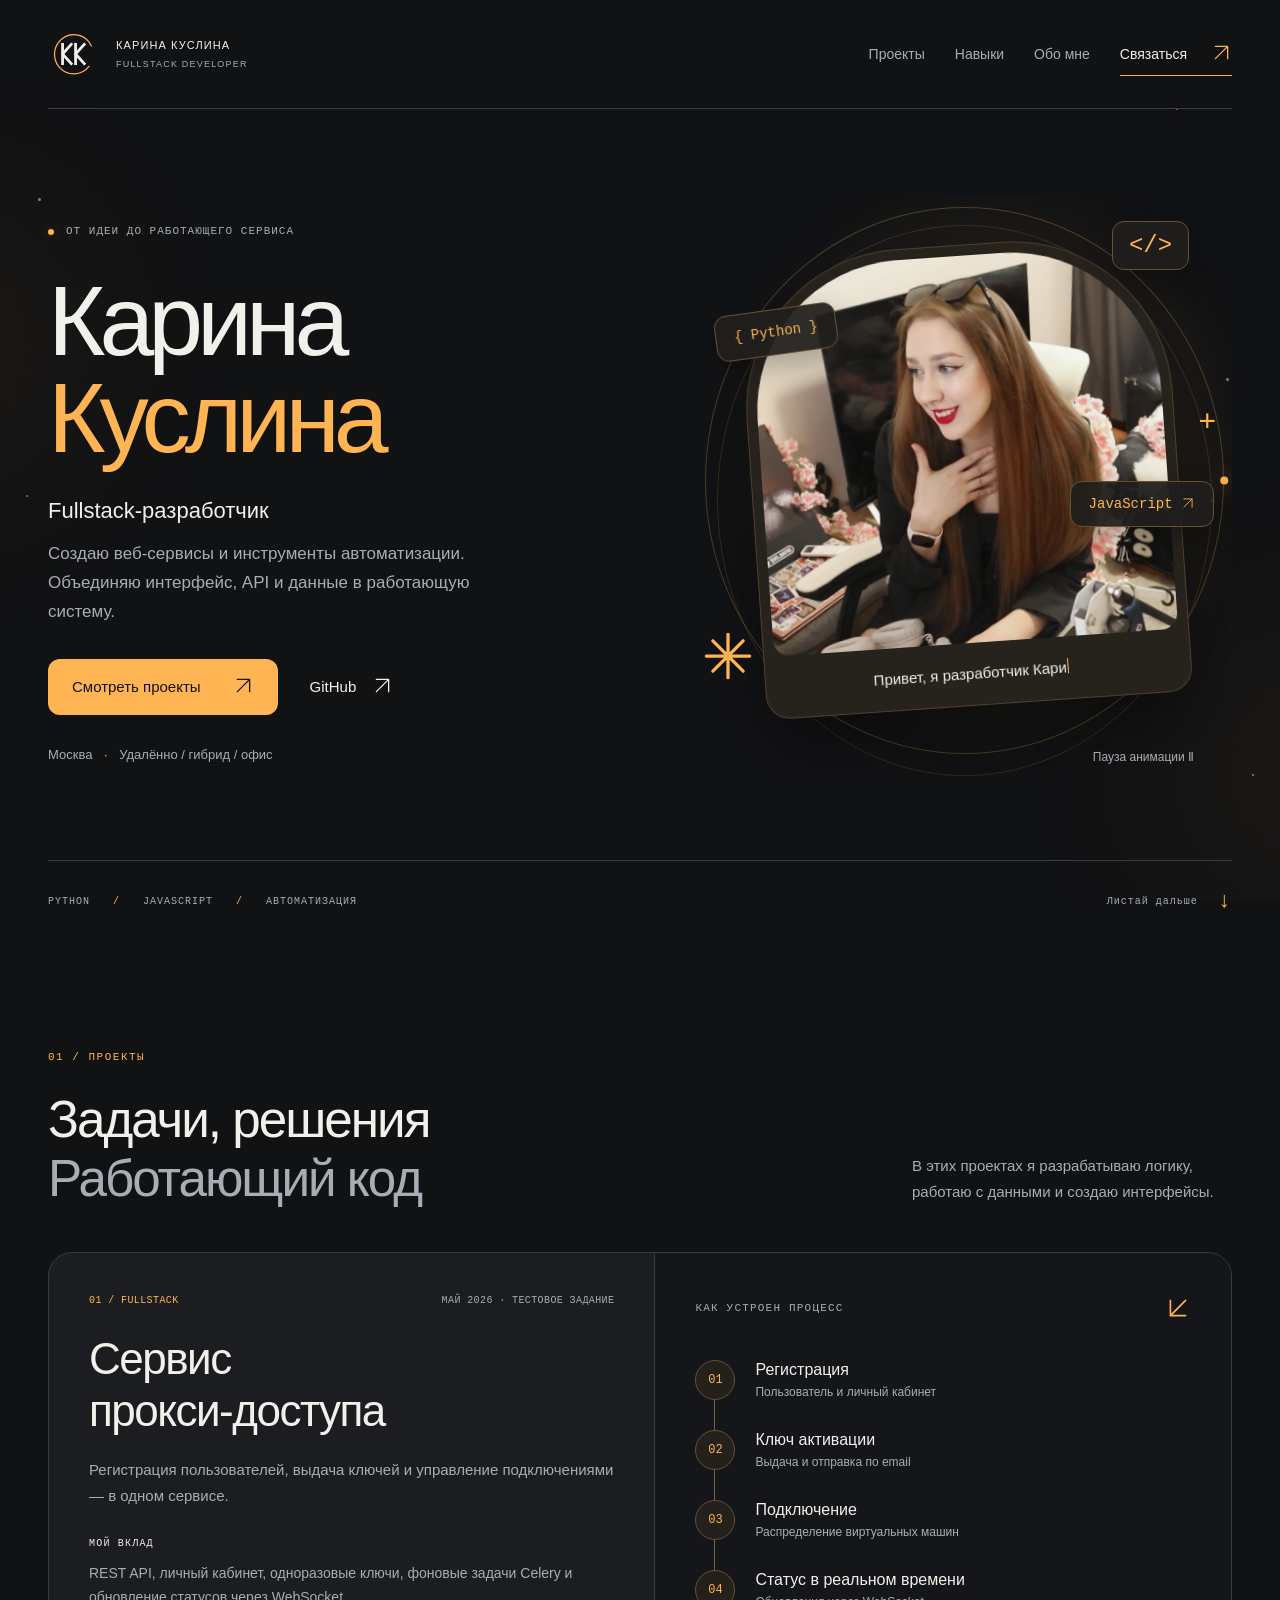
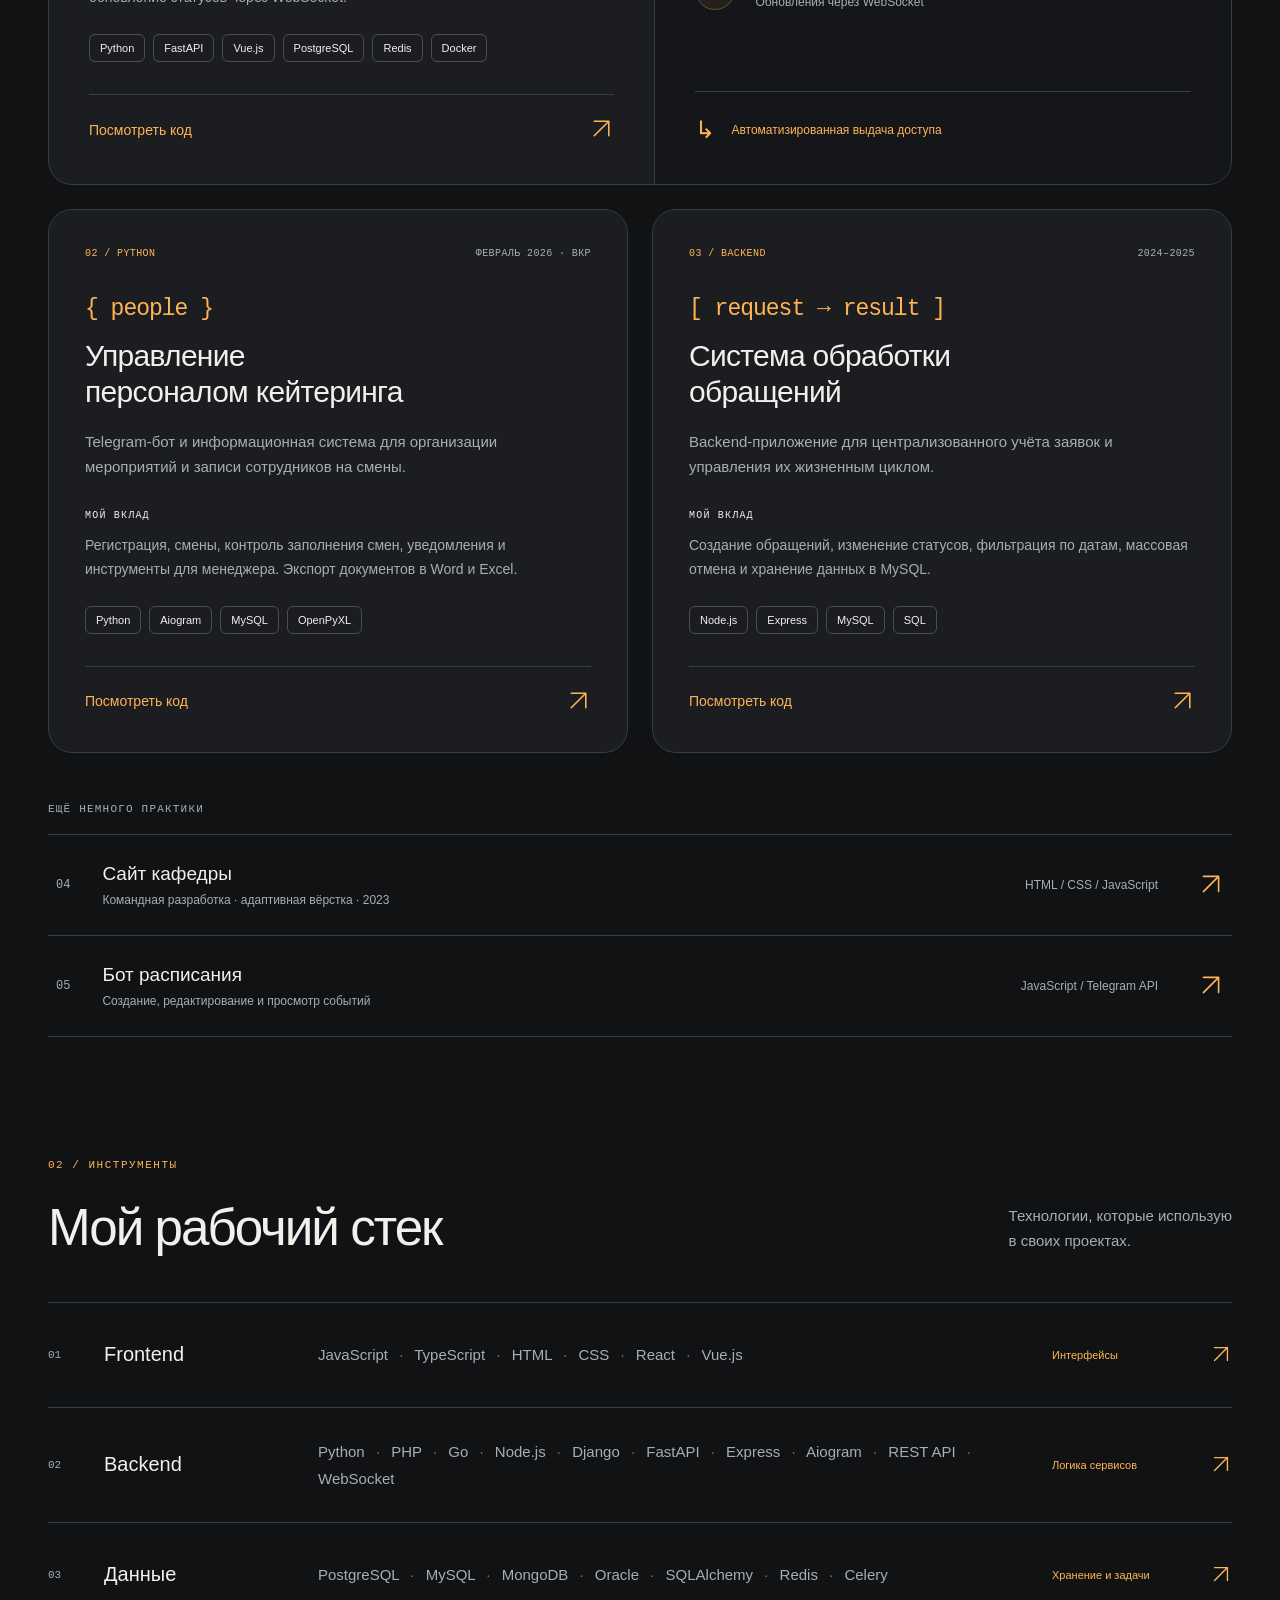
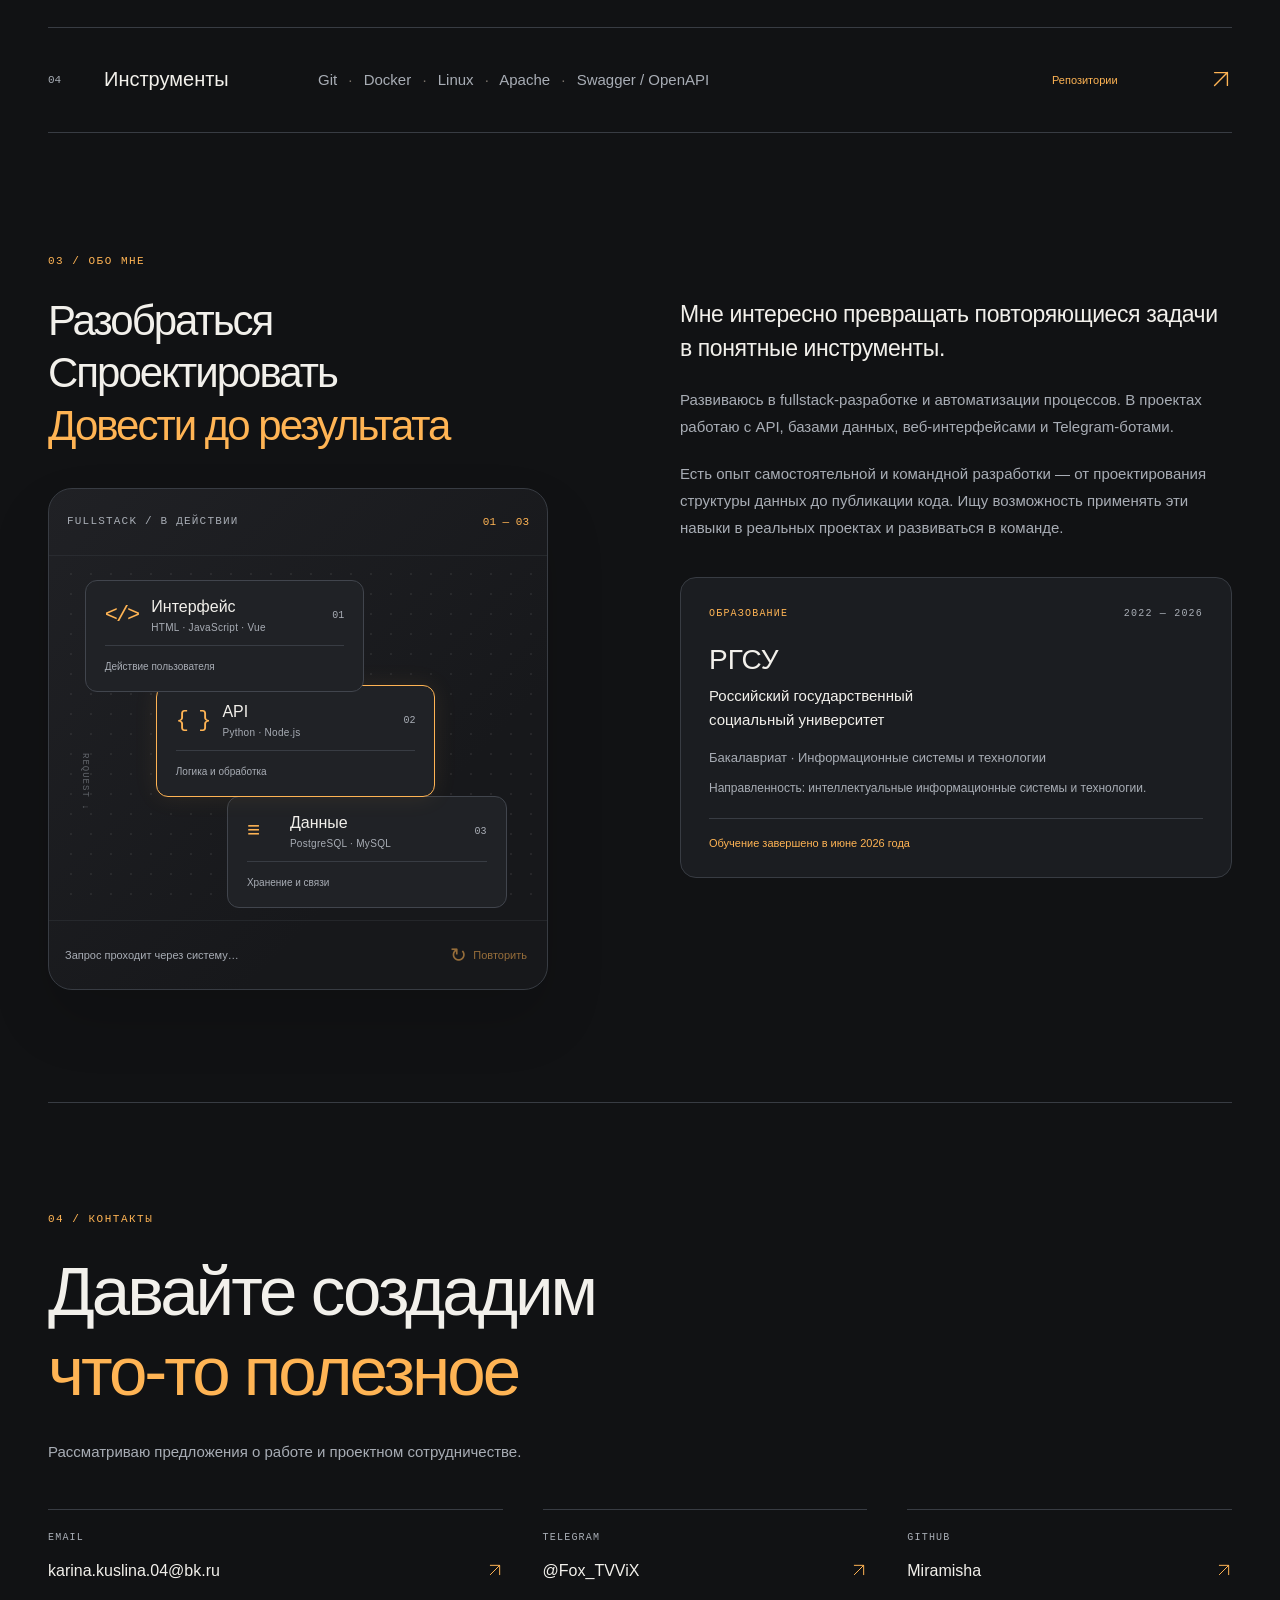
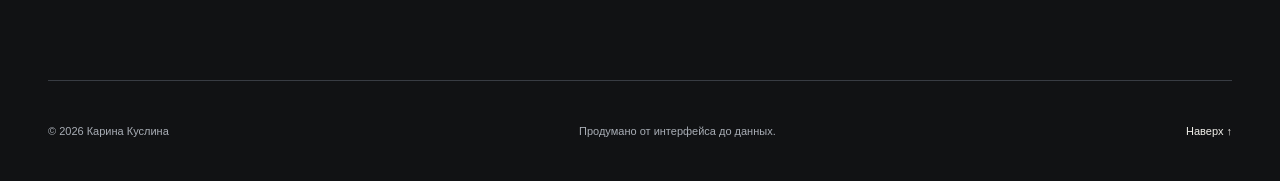
<file: src/index.html>
<!doctype html>
<html lang="ru">
<head>
  <meta charset="utf-8">
  <meta name="viewport" content="width=device-width, initial-scale=1">
  <meta name="theme-color" content="#111214">
  <meta name="description" content="Карина Куслина — fullstack-разработчик. Python, JavaScript, веб-сервисы и автоматизация процессов.">
  <title>Карина Куслина — Fullstack-разработчик</title>
  <link rel="icon" type="image/svg+xml" href="assets/logos/kk-03.svg">
  <meta property="og:type" content="website">
  <meta property="og:title" content="Карина Куслина — Fullstack-разработчик">
  <meta property="og:description" content="Python, JavaScript, веб-сервисы и автоматизация процессов. Проекты и контакты Карины Куслиной.">
  <link rel="stylesheet" href="styles.css">
  <script type="module" src="js/app.js"></script>
</head>
<body>
  <div class="ambient-background" aria-hidden="true">
    <span class="ambient-glow glow-a"></span><span class="ambient-glow glow-b"></span>
    <span class="ambient-dot dot-a"></span><span class="ambient-dot dot-b"></span>
    <span class="ambient-dot dot-c"></span><span class="ambient-dot dot-d"></span>
    <span class="ambient-dot dot-e"></span><span class="ambient-dot dot-f"></span>
    <canvas class="comet-canvas" data-comet-canvas aria-hidden="true"></canvas>
  </div>
  <a class="skip-link" href="#main">К содержанию</a>
  <div class="page-progress" aria-hidden="true"></div>
  <header class="site-header">
    <a class="wordmark" href="#" aria-label="Карина Куслина, в начало"><img class="monogram monogram-logo" src="assets/logos/kk-03.svg" width="52" height="48" alt=""><span class="wordmark-caption">КАРИНА КУСЛИНА<br><span>FULLSTACK DEVELOPER</span></span></a>
    <nav aria-label="Основная навигация">
      <a href="#projects">Проекты</a><a href="#skills">Навыки</a><a href="#about">Обо мне</a><a href="#contact" class="nav-contact">Связаться <span aria-hidden="true"><svg class="inline-icon" viewBox="0 0 24 24" aria-hidden="true" focusable="false"><path d="M5 19L19 5M5 5H19V19"/></svg></span></a>
    </nav>
  </header>
  <main id="main">
    <section class="hero" aria-labelledby="hero-title">
      <div class="hero-copy">
        <p class="eyebrow entrance"><span class="status-dot"></span> ОТ ИДЕИ ДО РАБОТАЮЩЕГО СЕРВИСА</p>
        <h1 id="hero-title" class="entrance">Карина<br><span>Куслина</span></h1>
        <div class="hero-description entrance"><p class="role">Fullstack-разработчик</p><p>Создаю веб-сервисы и инструменты автоматизации. Объединяю интерфейс, API и данные в работающую систему.</p></div>
        <div class="hero-actions entrance"><a class="button button-primary" href="#projects">Смотреть проекты <span aria-hidden="true"><svg class="inline-icon" viewBox="0 0 24 24" aria-hidden="true" focusable="false"><path d="M5 19L19 5M5 5H19V19"/></svg></span></a><a class="text-link" href="https://github.com/Miramisha" target="_blank" rel="noopener noreferrer">GitHub <span aria-hidden="true"><svg class="inline-icon" viewBox="0 0 24 24" aria-hidden="true" focusable="false"><path d="M5 19L19 5M5 5H19V19"/></svg></span></a></div>
        <p class="hero-location entrance">Москва <span>·</span> Удалённо / гибрид / офис</p>
      </div>
      <div class="portrait-scene entrance" data-portrait>
        <div class="portrait-aura" aria-hidden="true"></div>
        <div class="portrait-orbit orbit-one" aria-hidden="true"></div>
        <div class="portrait-orbit orbit-two" aria-hidden="true"></div>
        <figure class="portrait-frame"><div class="portrait-crop"><img src="assets/karina-portrait.png" alt="Карина Куслина" width="828" height="1792" fetchpriority="high"></div><figcaption>Привет, я разработчик Карина</figcaption></figure>
        <span class="floating-token token-python" aria-hidden="true">{ Python }</span>
        <span class="floating-token token-js" aria-hidden="true">JavaScript <svg class="inline-icon" viewBox="0 0 24 24" aria-hidden="true" focusable="false"><path d="M5 19L19 5M5 5H19V19"/></svg></span>
        <span class="floating-token token-code" aria-hidden="true">&lt;/&gt;</span>
        <span class="portrait-spark spark-one" aria-hidden="true"><svg class="inline-icon" viewBox="0 0 24 24" aria-hidden="true" focusable="false"><path d="M12 2V22M2 12H22M5 5L19 19M5 19L19 5"/></svg></span>
        <span class="portrait-spark spark-two" aria-hidden="true">+</span>
        <button class="motion-toggle" type="button" aria-pressed="false" data-motion-toggle>Пауза анимации <span aria-hidden="true">Ⅱ</span></button>
      </div>
    </section>
    <div class="hero-footnote"><span>PYTHON <span class="slash">/</span> JAVASCRIPT <span class="slash">/</span> АВТОМАТИЗАЦИЯ</span><a href="#projects">Листай дальше <span aria-hidden="true">↓</span></a></div>

    <section class="section projects" id="projects" aria-labelledby="projects-title">
      <div class="section-heading reveal"><div><p class="eyebrow section-number">01 / ПРОЕКТЫ</p><h2 id="projects-title">Задачи, решения<br><span class="muted">Работающий код</span></h2></div><p class="section-intro">В этих проектах я разрабатываю логику, работаю с данными и создаю интерфейсы.</p></div>
      <article class="project project-featured reveal">
        <div class="project-copy"><div class="project-meta"><span>01 / FULLSTACK</span><span>МАЙ 2026 · ТЕСТОВОЕ ЗАДАНИЕ</span></div><h3>Сервис<br>прокси-доступа</h3><p>Регистрация пользователей, выдача ключей и управление подключениями — в одном сервисе.</p><div class="contribution"><span class="micro-label">МОЙ ВКЛАД</span><p>REST API, личный кабинет, одноразовые ключи, фоновые задачи Celery и обновление статусов через WebSocket.</p></div><ul class="tags" aria-label="Технологии проекта"><li>Python</li><li>FastAPI</li><li>Vue.js</li><li>PostgreSQL</li><li>Redis</li><li>Docker</li></ul><a class="project-link" href="https://github.com/Miramisha/proxy-access-service" target="_blank" rel="noopener noreferrer">Посмотреть код <span aria-hidden="true"><svg class="inline-icon" viewBox="0 0 24 24" aria-hidden="true" focusable="false"><path d="M5 19L19 5M5 5H19V19"/></svg></span></a></div>
        <div class="project-flow" aria-label="Схема возможностей сервиса прокси-доступа"><div class="flow-label"><span class="micro-label">КАК УСТРОЕН ПРОЦЕСС</span><span aria-hidden="true"><svg class="inline-icon" viewBox="0 0 24 24" aria-hidden="true" focusable="false"><path d="M19 5L5 19M5 5V19H19"/></svg></span></div><ol class="flow-steps"><li><span class="step-count">01</span><div><strong>Регистрация</strong><span>Пользователь и личный кабинет</span></div></li><li><span class="step-count">02</span><div><strong>Ключ активации</strong><span>Выдача и отправка по email</span></div></li><li><span class="step-count">03</span><div><strong>Подключение</strong><span>Распределение виртуальных машин</span></div></li><li><span class="step-count">04</span><div><strong>Статус в реальном времени</strong><span>Обновления через WebSocket</span></div></li></ol><div class="flow-result"><span aria-hidden="true">↳</span> Автоматизированная выдача доступа</div></div>
      </article>
      <div class="project-grid">
        <article class="project reveal"><div class="project-meta"><span>02 / PYTHON</span><span>ФЕВРАЛЬ 2026 · ВКР</span></div><div class="project-mark" aria-hidden="true">{ people }</div><h3>Управление<br>персоналом кейтеринга</h3><p>Telegram-бот и информационная система для организации мероприятий и записи сотрудников на смены.</p><div class="contribution"><span class="micro-label">МОЙ ВКЛАД</span><p>Регистрация, смены, контроль заполнения смен, уведомления и инструменты для менеджера. Экспорт документов в Word и Excel.</p></div><ul class="tags" aria-label="Технологии проекта"><li>Python</li><li>Aiogram</li><li>MySQL</li><li>OpenPyXL</li></ul><a class="project-link" href="https://github.com/Miramisha/telegram-bot-catering-management" target="_blank" rel="noopener noreferrer">Посмотреть код <span aria-hidden="true"><svg class="inline-icon" viewBox="0 0 24 24" aria-hidden="true" focusable="false"><path d="M5 19L19 5M5 5H19V19"/></svg></span></a></article>
        <article class="project reveal"><div class="project-meta"><span>03 / BACKEND</span><span>2024–2025</span></div><div class="project-mark" aria-hidden="true">[ request → result ]</div><h3>Система обработки<br>обращений</h3><p>Backend-приложение для централизованного учёта заявок и управления их жизненным циклом.</p><div class="contribution"><span class="micro-label">МОЙ ВКЛАД</span><p>Создание обращений, изменение статусов, фильтрация по датам, массовая отмена и хранение данных в MySQL.</p></div><ul class="tags" aria-label="Технологии проекта"><li>Node.js</li><li>Express</li><li>MySQL</li><li>SQL</li></ul><a class="project-link" href="https://github.com/Miramisha/appeals-system" target="_blank" rel="noopener noreferrer">Посмотреть код <span aria-hidden="true"><svg class="inline-icon" viewBox="0 0 24 24" aria-hidden="true" focusable="false"><path d="M5 19L19 5M5 5H19V19"/></svg></span></a></article>
      </div>
      <div class="more-projects reveal"><p class="micro-label">ЕЩЁ НЕМНОГО ПРАКТИКИ</p><a href="https://github.com/Miramisha/TProgramming_2023" target="_blank" rel="noopener noreferrer"><span class="more-number">04</span><span class="more-title">Сайт кафедры<small>Командная разработка · адаптивная вёрстка · 2023</small></span><span class="more-stack">HTML / CSS / JavaScript</span><span class="link-arrow" aria-hidden="true"><svg class="inline-icon" viewBox="0 0 24 24" aria-hidden="true" focusable="false"><path d="M5 19L19 5M5 5H19V19"/></svg></span></a><a href="https://github.com/Miramisha/telegram-schedule-bot" target="_blank" rel="noopener noreferrer"><span class="more-number">05</span><span class="more-title">Бот расписания<small>Создание, редактирование и просмотр событий</small></span><span class="more-stack">JavaScript / Telegram API</span><span class="link-arrow" aria-hidden="true"><svg class="inline-icon" viewBox="0 0 24 24" aria-hidden="true" focusable="false"><path d="M5 19L19 5M5 5H19V19"/></svg></span></a></div>
    </section>

    <section class="section skills" id="skills" aria-labelledby="skills-title"><div class="section-heading reveal"><div><p class="eyebrow section-number">02 / ИНСТРУМЕНТЫ</p><h2 id="skills-title">Мой рабочий стек</h2></div><p class="section-intro">Технологии, которые использую<br>в своих проектах.</p></div><div class="skill-table">
      <div class="skill-row reveal"><span class="skill-index">01</span><h3>Frontend</h3><p>JavaScript <span>·</span> TypeScript <span>·</span> HTML <span>·</span> CSS <span>·</span> React <span>·</span> Vue.js</p><a href="#projects" aria-label="Посмотреть проекты с frontend">Интерфейсы <span aria-hidden="true"><svg class="inline-icon" viewBox="0 0 24 24" aria-hidden="true" focusable="false"><path d="M5 19L19 5M5 5H19V19"/></svg></span></a></div>
      <div class="skill-row reveal"><span class="skill-index">02</span><h3>Backend</h3><p>Python <span>·</span> PHP <span>·</span> Go <span>·</span> Node.js <span>·</span> Django <span>·</span> FastAPI <span>·</span> Express <span>·</span> Aiogram <span>·</span> REST API <span>·</span> WebSocket</p><a href="#projects" aria-label="Посмотреть backend-проекты">Логика сервисов <span aria-hidden="true"><svg class="inline-icon" viewBox="0 0 24 24" aria-hidden="true" focusable="false"><path d="M5 19L19 5M5 5H19V19"/></svg></span></a></div>
      <div class="skill-row reveal"><span class="skill-index">03</span><h3>Данные</h3><p>PostgreSQL <span>·</span> MySQL <span>·</span> MongoDB <span>·</span> Oracle <span>·</span> SQLAlchemy <span>·</span> Redis <span>·</span> Celery</p><a href="#projects" aria-label="Посмотреть проекты с базами данных">Хранение и задачи <span aria-hidden="true"><svg class="inline-icon" viewBox="0 0 24 24" aria-hidden="true" focusable="false"><path d="M5 19L19 5M5 5H19V19"/></svg></span></a></div>
      <div class="skill-row reveal"><span class="skill-index">04</span><h3>Инструменты</h3><p>Git <span>·</span> Docker <span>·</span> Linux <span>·</span> Apache <span>·</span> Swagger / OpenAPI</p><a href="https://github.com/Miramisha" target="_blank" rel="noopener noreferrer">Репозитории <span aria-hidden="true"><svg class="inline-icon" viewBox="0 0 24 24" aria-hidden="true" focusable="false"><path d="M5 19L19 5M5 5H19V19"/></svg></span></a></div>
    </div></section>

    <section class="section about" id="about" aria-labelledby="about-title"><div class="about-title reveal"><p class="eyebrow section-number">03 / ОБО МНЕ</p><h2 id="about-title">Разобраться<br>Спроектировать<br><span class="accent">Довести до результата</span></h2>      <div class="system-card entrance" aria-label="Анимированная схема: интерфейс передаёт запрос в API, API обращается к данным и возвращает ответ">
        <div class="system-heading"><span class="micro-label">FULLSTACK / В ДЕЙСТВИИ</span><span class="system-index">01 — 03</span></div>
        <div class="system-diagram" data-system>
          <svg class="connections" viewBox="0 0 480 348" preserveAspectRatio="none" aria-hidden="true"><path class="wire" d="M135 77 V123 Q135 138 150 138 H240 V173 M240 173 V229 Q240 244 255 244 H345 V285"/><path class="wire-active" d="M135 77 V123 Q135 138 150 138 H240 V173 M240 173 V229 Q240 244 255 244 H345 V285"/></svg>
          <div class="system-node node-interface" data-node="0"><div class="node-title"><span class="node-symbol" aria-hidden="true">&lt;/&gt;</span><span>Интерфейс<small>HTML · JavaScript · Vue</small></span><span class="node-number">01</span></div><div class="node-rule"></div><span class="node-caption">Действие пользователя</span></div>
          <div class="packet-label" aria-hidden="true">REQUEST ↓</div>
          <div class="system-node node-api" data-node="1"><div class="node-title"><span class="node-symbol" aria-hidden="true">{ }</span><span>API<small>Python · Node.js</small></span><span class="node-number">02</span></div><div class="node-rule"></div><span class="node-caption">Логика и обработка</span></div>
          <div class="system-node node-data" data-node="2"><div class="node-title"><span class="node-symbol" aria-hidden="true">≡</span><span>Данные<small>PostgreSQL · MySQL</small></span><span class="node-number">03</span></div><div class="node-rule"></div><span class="node-caption">Хранение и связи</span></div>
        </div>
        <div class="system-footer"><span class="system-message" role="status" aria-live="polite">Одна система. Три уровня.</span><button type="button" class="replay" data-replay aria-label="Повторить анимацию запроса"><span aria-hidden="true">↻</span> Повторить</button></div>
      </div></div><div class="about-copy reveal"><p class="about-lead">Мне интересно превращать повторяющиеся задачи в понятные инструменты.</p><p>Развиваюсь в fullstack-разработке и автоматизации процессов. В проектах работаю с API, базами данных, веб-интерфейсами и Telegram-ботами.</p><p>Есть опыт самостоятельной и командной разработки — от проектирования структуры данных до публикации кода. Ищу возможность применять эти навыки в реальных проектах и развиваться в команде.</p><div class="education"><p class="micro-label">ОБРАЗОВАНИЕ <span>2022 — 2026</span></p><h3>РГСУ</h3><p>Российский государственный<br>социальный университет</p><p class="education-program">Бакалавриат · Информационные системы и технологии</p><p class="education-detail">Направленность: интеллектуальные информационные системы и технологии.</p><span class="graduated">Обучение завершено в июне 2026 года</span></div></div></section>

    <section class="section contact reveal" id="contact" aria-labelledby="contact-title"><p class="eyebrow section-number">04 / КОНТАКТЫ</p><div class="contact-heading"><h2 id="contact-title">Давайте создадим<br><span class="accent">что-то полезное</span></h2></div><p class="contact-description">Рассматриваю предложения о работе и проектном сотрудничестве.</p><div class="contact-links"><a href="mailto:karina.kuslina.04@bk.ru"><span class="micro-label">EMAIL</span><span>karina.kuslina.04@bk.ru <span aria-hidden="true"><svg class="inline-icon" viewBox="0 0 24 24" aria-hidden="true" focusable="false"><path d="M5 19L19 5M5 5H19V19"/></svg></span></span></a><a href="https://t.me/Fox_TVViX" target="_blank" rel="noopener noreferrer"><span class="micro-label">TELEGRAM</span><span>@Fox_TVViX <span aria-hidden="true"><svg class="inline-icon" viewBox="0 0 24 24" aria-hidden="true" focusable="false"><path d="M5 19L19 5M5 5H19V19"/></svg></span></span></a><a href="https://github.com/Miramisha" target="_blank" rel="noopener noreferrer"><span class="micro-label">GITHUB</span><span>Miramisha <span aria-hidden="true"><svg class="inline-icon" viewBox="0 0 24 24" aria-hidden="true" focusable="false"><path d="M5 19L19 5M5 5H19V19"/></svg></span></span></a></div></section>
  </main>
  <footer class="site-footer"><span>© 2026 Карина Куслина</span><span>Продумано от интерфейса до данных.</span><a href="#">Наверх ↑</a></footer>
</body>
</html>
</file>
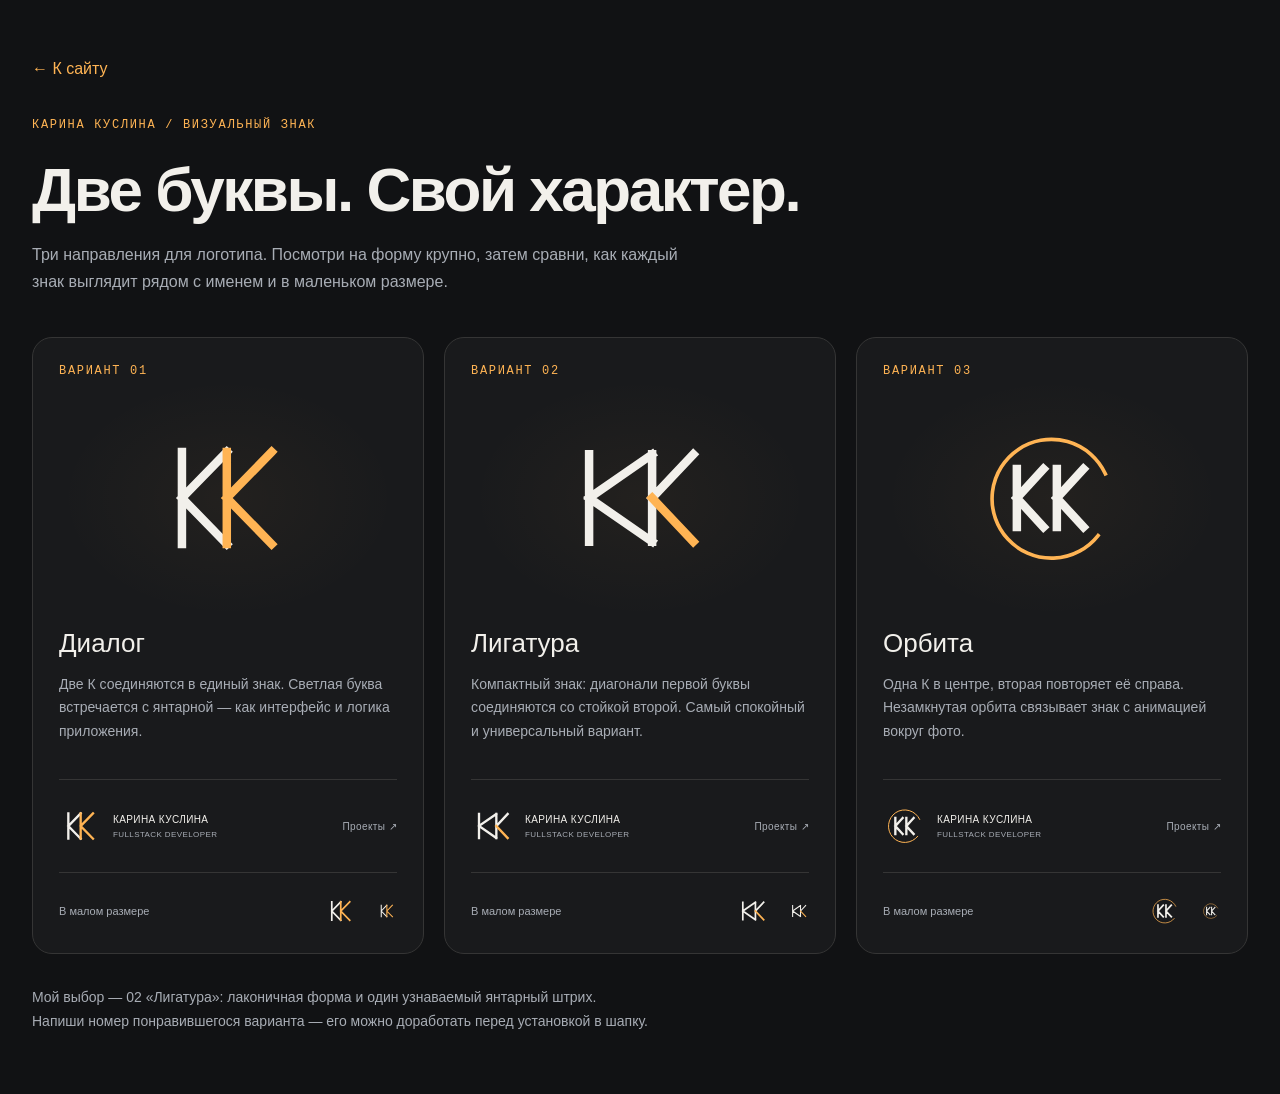
<file: design/prototype/logo-options.html>
<!doctype html><html lang="ru"><meta charset="utf-8"><meta name="viewport" content="width=device-width,initial-scale=1"><title>Карина Куслина — варианты логотипа</title><style>
*{box-sizing:border-box}body{margin:0;background:#111214;color:#f2f0eb;font-family:Arial,sans-serif}main{max-width:1400px;margin:auto;padding:60px 32px}a{color:#ffb454;text-decoration:none}.eyebrow,.meta{font:12px monospace;letter-spacing:.14em;color:#ffb454}h1{font-size:clamp(32px,5vw,62px);letter-spacing:-.04em;margin:22px 0 16px;font-weight:600}.intro{max-width:680px;color:#a8adb5;line-height:1.7;margin-bottom:42px}.grid{display:grid;grid-template-columns:repeat(3,minmax(0,1fr));gap:20px}article{padding:26px;border:1px solid #353535;border-radius:20px;background:#191a1c}.stage{height:240px;display:grid;place-items:center;background:radial-gradient(ellipse,#ffb4540b,transparent 70%)}.stage img{width:160px;height:160px}h2{font-size:26px;font-weight:500;margin:10px 0}p{font-size:14px;line-height:1.65;color:#a8adb5;min-height:92px}.header-demo{display:flex;align-items:center;gap:10px;border-top:1px solid #353535;border-bottom:1px solid #353535;padding:24px 0}.header-demo>img{width:44px;height:44px}.header-demo>span{font-size:10px;letter-spacing:.04em;line-height:1.7}small{display:block;font-size:8px;color:#a8adb5}.demo-nav{margin-left:auto;color:#a8adb5}.sizes{display:flex;align-items:center;gap:20px;padding-top:22px;color:#a8adb5;font-size:11px}.sizes span{margin-right:auto}footer{margin-top:32px;color:#a8adb5;font-size:14px;line-height:1.7}@media(max-width:980px){.grid{grid-template-columns:1fr}.stage{height:180px}p{min-height:0}main{padding:32px 20px}.header-demo{max-width:420px}.sizes{max-width:420px}}
</style><main><a href="../../src/index.html">← К сайту</a><div style="margin-top:40px" class="eyebrow">КАРИНА КУСЛИНА / ВИЗУАЛЬНЫЙ ЗНАК</div><h1>Две буквы. Свой характер.</h1><div class="intro">Три направления для логотипа. Посмотри на форму крупно, затем сравни, как каждый знак выглядит рядом с именем и в маленьком размере.</div><div class="grid"><article><div class="meta">ВАРИАНТ 01</div><div class="stage"><img src="assets/logos/kk-01.svg" alt="Монограмма КК — Диалог"/></div><h2>Диалог</h2><p>Две К соединяются в единый знак. Светлая буква встречается с янтарной — как интерфейс и логика приложения.</p><div class="header-demo"><img src="assets/logos/kk-01.svg" alt=""/><span>КАРИНА КУСЛИНА<small>FULLSTACK DEVELOPER</small></span><span class="demo-nav">Проекты ↗</span></div><div class="sizes"><span>В малом размере</span><img width="32" height="32" src="assets/logos/kk-01.svg" alt="Знак 32 пикселя"/><img width="20" height="20" src="assets/logos/kk-01.svg" alt="Знак 20 пикселей"/></div></article><article><div class="meta">ВАРИАНТ 02</div><div class="stage"><img src="assets/logos/kk-02.svg" alt="Монограмма КК — Лигатура"/></div><h2>Лигатура</h2><p>Компактный знак: диагонали первой буквы соединяются со стойкой второй. Самый спокойный и универсальный вариант.</p><div class="header-demo"><img src="assets/logos/kk-02.svg" alt=""/><span>КАРИНА КУСЛИНА<small>FULLSTACK DEVELOPER</small></span><span class="demo-nav">Проекты ↗</span></div><div class="sizes"><span>В малом размере</span><img width="32" height="32" src="assets/logos/kk-02.svg" alt="Знак 32 пикселя"/><img width="20" height="20" src="assets/logos/kk-02.svg" alt="Знак 20 пикселей"/></div></article><article><div class="meta">ВАРИАНТ 03</div><div class="stage"><img src="../../src/assets/logos/kk-03.svg" alt="Монограмма КК — Орбита"/></div><h2>Орбита</h2><p>Одна К в центре, вторая повторяет её справа. Незамкнутая орбита связывает знак с анимацией вокруг фото.</p><div class="header-demo"><img src="../../src/assets/logos/kk-03.svg" alt=""/><span>КАРИНА КУСЛИНА<small>FULLSTACK DEVELOPER</small></span><span class="demo-nav">Проекты ↗</span></div><div class="sizes"><span>В малом размере</span><img width="32" height="32" src="../../src/assets/logos/kk-03.svg" alt="Знак 32 пикселя"/><img width="20" height="20" src="../../src/assets/logos/kk-03.svg" alt="Знак 20 пикселей"/></div></article></div><footer>Мой выбор — 02 «Лигатура»: лаконичная форма и один узнаваемый янтарный штрих.<br>Напиши номер понравившегося варианта — его можно доработать перед установкой в шапку.</footer></main></html>
</file>
<file: src/styles.css>
:root {
  color-scheme:dark;
  --bg:#111214;
  --surface:#1b1d21;
  --text:#f2f0eb;
  --muted:#a8adb5;
  --accent:#ffb454;
  --hover:#ffc77d;
  --border:#383c43;
  --ease:cubic-bezier(.22,1,.36,1);
  font-family:Inter,"Helvetica Neue",Arial,sans-serif;
  color:var(--text);
  background:var(--bg);
  font-synthesis:none;
  scroll-behavior:smooth;
  scroll-padding-top:36px;
}
* {
  box-sizing:border-box;
}
body {
  margin:0;
}
a {
  color:inherit;
  text-decoration:none;
}
button {
  font:inherit;
}
button,a {
  -webkit-tap-highlight-color:transparent;
}
a:focus-visible,button:focus-visible {
  outline:2px solid var(--accent);
  outline-offset:6px;
  border-radius:4px;
}
::selection {
  color:var(--bg);
  background:var(--accent);
}
p,h1,h2,h3 {
  margin:0;
}
button {
  cursor:pointer;
}
button:disabled {
  cursor:wait;
}
a,button {
  touch-action:manipulation;
}
.skip-link {
  position:absolute;
  top:12px;
  left:16px;
  z-index:10;
  background:var(--accent);
  color:var(--bg);
  padding:16px;
  transform:translateY(-200%);
}
.skip-link:focus {
  transform:translateY(0);
}
.page-progress {
  position:fixed;
  top:0;
  left:0;
  height:2px;
  width:100%;
  transform:scaleX(0);
  transform-origin:left;
  background:var(--accent);
  z-index:20;
  pointer-events:none;
}
.site-header,main,.site-footer {
  width:min(1200px,calc(100% - 96px));
  margin-inline:auto;
}
.site-header {
  display:flex;
  align-items:center;
  justify-content:space-between;
  padding:30px 0;
  border-bottom:1px solid var(--border);
  gap:32px;
}
.wordmark {
  display:flex;
  gap:16px;
  align-items:center;
  flex-shrink:0;
}
.monogram {
  font-size:38px;
  letter-spacing:-4px;
  font-weight:500;
  line-height:1;
}
.monogram span {
  color:var(--accent);
}
.wordmark-caption {
  font-size:11px;
  line-height:1.65;
  letter-spacing:1.1px;
}
.wordmark-caption>span {
  color:var(--muted);
  font-size:9px;
  letter-spacing:1.2px;
}
.site-header nav {
  display:flex;
  gap:30px;
  align-items:center;
  font-size:14px;
}
.site-header nav a {
  display:inline-flex;
  gap:24px;
  align-items:center;
  min-height:44px;
  color:var(--muted);
  transition:color .2s;
}
.site-header nav a:hover {
  color:var(--text);
}
.site-header nav .nav-contact {
  color:var(--text);
  border-bottom:1px solid var(--accent);
}
.nav-contact span {
  color:var(--accent);
  font-size:21px;
}
.hero {
  display:grid;
  grid-template-columns:1.1fr 1fr;
  gap:60px;
  align-items:center;
  padding:88px 0 72px;
}
.eyebrow,.micro-label,.project-meta,.system-index,.packet-label,.node-number,.hero-footnote,.skill-index,.more-number {
  font-family:"SFMono-Regular",Consolas,"Liberation Mono",monospace;
}
.eyebrow {
  font-size:12px;
  letter-spacing:1.5px;
  line-height:1.6;
}
.hero .eyebrow {
  display:flex;
  align-items:center;
  gap:12px;
  color:var(--muted);
  font-size:11px;
  letter-spacing:1px;
}
.status-dot {
  display:inline-block;
  width:6px;
  height:6px;
  background:var(--accent);
  border-radius:50%;
  box-shadow:0 0 12px #ffb45445;
}
.hero h1 {
  font-weight:500;
  font-size:clamp(70px,7.7vw,108px);
  letter-spacing:-6px;
  line-height:.98;
  margin:32px 0;
}
.hero h1>span {
  color:var(--accent);
}
.hero-description .role {
  font-size:22px;
  color:var(--text);
  margin-bottom:16px;
}
.hero-description>p:last-child {
  font-size:17px;
  line-height:1.7;
  color:var(--muted);
  max-width:465px;
}
.hero-actions {
  display:flex;
  align-items:center;
  gap:32px;
  margin-top:32px;
}
.button {
  display:inline-flex;
  align-items:center;
  justify-content:space-between;
  min-height:54px;
  padding:16px 24px;
  gap:32px;
  border-radius:12px;
  font-size:15px;
  font-weight:500;
  transition:transform .2s var(--ease),background .2s;
}
.button-primary {
  color:var(--bg);
  background:var(--accent);
}
.button-primary:hover {
  background:var(--hover);
  transform:translateY(-3px);
}
.button>span,.text-link>span {
  font-size:21px;
  transition:transform .2s;
}
.button:hover>span,.text-link:hover>span {
  transform:translate(2px,-2px);
}
.text-link {
  font-size:15px;
  display:inline-flex;
  gap:16px;
  align-items:center;
  min-height:44px;
}
.hero-location {
  font-size:13px;
  color:var(--muted);
  margin-top:32px;
}
.hero-location span {
  padding:0 8px;
  color:var(--accent);
}
.system-card {
  min-width:0;
  position:relative;
  background:linear-gradient(135deg,#202125,#17181b 70%);
  border:1px solid var(--border);
  border-radius:24px;
  overflow:hidden;
  margin-top:28px;
  box-shadow:0 30px 60px #0002;
}
.system-heading {
  display:flex;
  justify-content:space-between;
  align-items:center;
  padding:24px 26px;
  border-bottom:1px solid #383c4366;
  gap:16px;
}
.micro-label {
  font-size:11px;
  letter-spacing:1.2px;
  line-height:1.6;
}
.system-heading .micro-label {
  color:var(--muted);
}
.system-index {
  font-size:11px;
  color:var(--accent);
  white-space:nowrap;
}
.system-diagram {
  height:348px;
  position:relative;
  background-image:radial-gradient(#66666630 .8px,transparent .8px);
  background-size:20px 20px;
  margin:8px 12px;
}
.connections {
  position:absolute;
  inset:0;
  width:100%;
  height:100%;
  overflow:visible;
}
.wire,.wire-active {
  fill:none;
  stroke-width:1.5;
  stroke:var(--border);
}
.wire-active {
  stroke:var(--accent);
  stroke-dasharray:30 420;
  stroke-dashoffset:450;
  opacity:0;
}
.system-node {
  position:absolute;
  width:59%;
  padding:17px 19px;
  background:#202226;
  border:1px solid #41454d;
  border-radius:12px;
  transition:border-color .3s,box-shadow .3s,transform .4s var(--ease);
}
.node-interface {
  top:16px;
  left:5%;
  z-index:3;
}
.node-api {
  top:124px;
  left:20%;
  z-index:2;
}
.node-data {
  top:232px;
  left:35%;
  z-index:1;
}
.node-title {
  display:flex;
  align-items:center;
  gap:13px;
  font-size:16px;
}
.node-title small {
  display:block;
  color:var(--muted);
  font-size:10px;
  margin-top:6px;
  letter-spacing:.3px;
}
.node-symbol {
  color:var(--accent);
  font-family:monospace;
  font-size:22px;
  letter-spacing:-2px;
  min-width:30px;
}
.node-number {
  margin-left:auto;
  font-size:10px;
  color:var(--muted);
}
.node-rule {
  height:1px;
  background:#383c43;
  margin:12px 0 10px;
}
.node-caption {
  font-size:10px;
  color:var(--muted);
}
.packet-label {
  position:absolute;
  top:189px;
  left:4%;
  font-size:9px;
  letter-spacing:1px;
  color:#a8adb580;
  writing-mode:vertical-rl;
}
.system-node.is-active {
  border-color:var(--accent);
  box-shadow:0 0 24px #ffb45416;
  transform:translateY(-3px);
}
.system-card.is-running .wire-active {
  animation:request-flow 1.8s linear both;
}
.system-footer {
  display:flex;
  justify-content:space-between;
  align-items:center;
  gap:12px;
  min-height:62px;
  padding:16px 24px;
  border-top:1px solid #383c4366;
}
.system-message {
  font-size:11px;
  color:var(--muted);
}
.replay {
  background:transparent;
  border:0;
  color:var(--accent);
  font-size:11px;
  display:flex;
  align-items:center;
  gap:6px;
  min-height:36px;
  padding:4px;
  white-space:nowrap;
}
.replay>span {
  font-size:20px;
}
.replay:disabled {
  opacity:.55;
}
.hero-footnote {
  display:flex;
  justify-content:space-between;
  align-items:center;
  border-top:1px solid var(--border);
  padding:24px 0;
  color:var(--muted);
  font-size:10px;
  letter-spacing:1px;
}
.hero-footnote .slash {
  color:var(--accent);
  padding:0 16px;
}
.hero-footnote a {
  display:flex;
  gap:20px;
  align-items:center;
  min-height:32px;
}
.hero-footnote a>span {
  color:var(--accent);
  font-size:22px;
}
.section {
  padding-top:108px;
  padding-bottom:12px;
  scroll-margin-top:24px;
}
.section-heading {
  display:flex;
  align-items:flex-end;
  justify-content:space-between;
  gap:48px;
  margin-bottom:44px;
}
.section-number {
  color:var(--accent);
  font-size:11px;
  margin-bottom:24px;
}
h2 {
  font-weight:500;
  font-size:clamp(34px,4vw,52px);
  letter-spacing:-2px;
  line-height:1.15;
}
.muted {
  color:var(--muted);
}
.accent {
  color:var(--accent);
}
.section-intro {
  max-width:320px;
  color:var(--muted);
  font-size:15px;
  line-height:1.7;
  padding-bottom:4px;
}
.project {
  background:var(--surface);
  border:1px solid var(--border);
  border-radius:24px;
  padding:36px;
  display:flex;
  flex-direction:column;
  transition:transform .25s var(--ease),border-color .25s;
  min-width:0;
}
.project:hover,.project:focus-within {
  border-color:#a67a45;
  transform:translateY(-4px);
}
.project-featured {
  display:grid;
  grid-template-columns:1.05fr 1fr;
  padding:0;
  overflow:hidden;
}
.project-copy {
  padding:40px;
}
.project-meta {
  display:flex;
  justify-content:space-between;
  gap:14px;
  flex-wrap:wrap;
  font-size:10px;
  color:var(--muted);
  letter-spacing:.4px;
  line-height:1.6;
}
.project-meta>span:first-child {
  color:var(--accent);
}
.project h3 {
  font-size:30px;
  font-weight:500;
  line-height:1.18;
  letter-spacing:-.7px;
  margin-top:24px;
  margin-bottom:20px;
}
.project-featured h3 {
  font-size:44px;
  letter-spacing:-1.5px;
}
.project p {
  font-size:15px;
  color:var(--muted);
  line-height:1.7;
}
.contribution {
  margin-top:24px;
}
.contribution .micro-label {
  color:var(--text);
  font-size:10px;
}
.contribution p {
  margin-top:10px;
  font-size:14px;
}
.tags {
  list-style:none;
  padding:0;
  display:flex;
  flex-wrap:wrap;
  gap:8px;
  margin:24px 0 32px;
}
.tags li {
  border:1px solid #4a4d54;
  border-radius:6px;
  padding:6px 10px;
  font-size:11px;
  color:var(--text);
  line-height:1.3;
}
.project-link {
  margin-top:auto;
  display:flex;
  justify-content:space-between;
  align-items:center;
  font-size:14px;
  color:var(--accent);
  padding-top:20px;
  border-top:1px solid var(--border);
  min-height:44px;
}
.project-link>span {
  font-size:25px;
  transition:transform .2s;
}
.project-link:hover>span {
  transform:translate(3px,-3px);
}
.project-flow {
  background:#151619;
  padding:40px;
  display:flex;
  flex-direction:column;
  border-left:1px solid var(--border);
}
.flow-label {
  display:flex;
  justify-content:space-between;
  align-items:center;
  color:var(--muted);
}
.flow-label>span:last-child {
  font-size:26px;
  color:var(--accent);
}
.flow-steps {
  padding:0;
  list-style:none;
  position:relative;
  margin:36px 0 28px;
}
.flow-steps:before {
  content:"";
  position:absolute;
  left:19px;
  top:25px;
  bottom:25px;
  border-left:1px solid #78603e;
}
.flow-steps li {
  position:relative;
  display:flex;
  gap:20px;
  align-items:center;
  padding:0 0 30px;
}
.flow-steps li:last-child {
  padding-bottom:0;
}
.step-count {
  font-family:monospace;
  display:flex;
  align-items:center;
  justify-content:center;
  background:#24211c;
  color:var(--accent);
  width:40px;
  height:40px;
  border:1px solid #655033;
  border-radius:50%;
  flex-shrink:0;
  font-size:12px;
}
.flow-steps strong {
  font-size:16px;
  font-weight:500;
}
.flow-steps div>span {
  display:block;
  color:var(--muted);
  font-size:12px;
  margin-top:6px;
}
.flow-result {
  border-top:1px solid var(--border);
  padding-top:24px;
  font-size:12px;
  color:var(--accent);
  margin-top:auto;
  display:flex;
  gap:16px;
  align-items:center;
}
.flow-result>span {
  font-size:24px;
}
.project-grid {
  display:grid;
  grid-template-columns:1fr 1fr;
  gap:24px;
  margin-top:24px;
}
.project-mark {
  font-family:monospace;
  color:var(--accent);
  font-size:23px;
  letter-spacing:-1px;
  margin:34px 0 4px;
}
.project-grid .project h3 {
  margin-top:12px;
}
.more-projects {
  margin-top:48px;
}
.more-projects>.micro-label {
  color:var(--muted);
  margin-bottom:16px;
}
.more-projects>a {
  display:flex;
  align-items:center;
  gap:32px;
  padding:28px 8px;
  border-top:1px solid var(--border);
  transition:background .2s;
}
.more-projects>a:last-child {
  border-bottom:1px solid var(--border);
}
.more-projects>a:hover {
  background:var(--surface);
}
.more-number {
  font-size:12px;
  color:var(--muted);
}
.more-title {
  font-size:19px;
}
.more-title small {
  display:block;
  font-size:12px;
  color:var(--muted);
  margin-top:8px;
}
.more-stack {
  font-size:12px;
  color:var(--muted);
  margin-left:auto;
}
.link-arrow {
  color:var(--accent);
  font-size:26px;
  margin-left:8px;
}
.skill-row {
  display:grid;
  grid-template-columns:32px 190px 1fr 180px;
  gap:24px;
  align-items:center;
  border-top:1px solid var(--border);
  padding:30px 0;
}
.skill-row:last-child {
  border-bottom:1px solid var(--border);
}
.skill-index {
  font-size:11px;
  color:var(--muted);
}
.skill-row h3 {
  font-size:20px;
  font-weight:500;
}
.skill-row p {
  font-size:15px;
  line-height:1.8;
  color:var(--muted);
}
.skill-row p>span {
  padding:0 7px;
  color:#79726a;
}
.skill-row a {
  color:var(--accent);
  font-size:11px;
  min-height:44px;
  display:flex;
  align-items:center;
  justify-content:space-between;
  gap:16px;
}
.skill-row a>span {
  font-size:22px;
}
.about {
  display:grid;
  grid-template-columns:1fr 1fr;
  gap:80px;
  padding-bottom:112px;
  border-bottom:1px solid var(--border);
}
.about h2 {
  font-size:42px;
  line-height:1.25;
}
.about-copy {
  padding-top:44px;
}
.about-copy>p {
  font-size:15px;
  line-height:1.8;
  color:var(--muted);
  margin-bottom:20px;
}
.about-copy>.about-lead {
  font-size:23px;
  color:var(--text);
  line-height:1.5;
  letter-spacing:-.4px;
}
.education {
  margin-top:36px;
  padding:28px;
  border:1px solid var(--border);
  border-radius:16px;
  background:var(--surface);
}
.education .micro-label {
  color:var(--accent);
  display:flex;
  justify-content:space-between;
  gap:12px;
  font-size:10px;
}
.education .micro-label>span {
  color:var(--muted);
}
.education h3 {
  font-size:28px;
  font-weight:500;
  margin:22px 0 8px;
}
.education p {
  font-size:15px;
  line-height:1.6;
}
.education .education-program {
  color:var(--muted);
  font-size:13px;
  margin-top:16px;
}
.education .education-detail {
  color:var(--muted);
  font-size:12px;
  margin-top:10px;
}
.graduated {
  display:block;
  border-top:1px solid var(--border);
  padding-top:18px;
  margin-top:20px;
  font-size:11px;
  color:var(--accent);
}
.contact {
  padding-bottom:100px;
}
.contact-heading {
  display:flex;
  justify-content:space-between;
  align-items:center;
  gap:32px;
}
.contact h2 {
  font-size:clamp(40px,5.4vw,72px);
  letter-spacing:-3px;
}
.contact-description {
  color:var(--muted);
  font-size:15px;
  line-height:1.7;
  margin:28px 0 44px;
}
.contact-links {
  display:grid;
  grid-template-columns:1.4fr 1fr 1fr;
  gap:40px;
}
.contact-links>a {
  display:flex;
  flex-direction:column;
  gap:16px;
  border-top:1px solid var(--border);
  padding-top:20px;
  min-width:0;
}
.contact-links>a>.micro-label {
  color:var(--muted);
  font-size:10px;
}
.contact-links>a>span:last-child {
  font-size:16px;
  display:flex;
  justify-content:space-between;
  gap:12px;
  overflow-wrap:anywhere;
}
.contact-links>a>span:last-child>span {
  color:var(--accent);
}
.contact-links>a:hover {
  border-color:var(--accent);
}
.site-footer {
  border-top:1px solid var(--border);
  padding:28px 0;
  display:flex;
  justify-content:space-between;
  gap:20px;
  align-items:center;
  font-size:11px;
  color:var(--muted);
}
.site-footer a {
  min-height:44px;
  display:flex;
  align-items:center;
  color:var(--text);
}
@keyframes request-flow {
  0% {
    opacity:0;
    stroke-dashoffset:450;
  }
  15% {
    opacity:1;
  }
  85% {
    opacity:1;
  }
  100% {
    opacity:0;
    stroke-dashoffset:-60;
  }
}
@media(min-width:801px) {
  .hero-copy .entrance:nth-child(2) {
    animation-delay:80ms;
  }
  .hero-copy .entrance:nth-child(3) {
    animation-delay:140ms;
  }
  .hero-copy .entrance:nth-child(4) {
    animation-delay:210ms;
  }
}
@media(max-width:1100px) {
  .site-header,main,.site-footer {
    width:calc(100% - 64px);
  }
  .hero {
    gap:32px;
  }
  .hero h1 {
    font-size:88px;
  }
  .hero .eyebrow {
    font-size:9px;
  }
  .wordmark-caption {
    display:none;
  }
  .site-header nav {
    gap:24px;
  }
  .system-heading {
    padding-inline:18px;
  }
  .system-heading .micro-label {
    font-size:9px;
  }
  .system-node {
    width:65%;
    padding:14px;
  }
  .node-interface {
    left:1%;
  }
  .node-api {
    left:16%;
  }
  .node-data {
    left:31%;
  }
  .node-title {
    gap:10px;
    font-size:14px;
  }
  .node-symbol {
    min-width:25px;
  }
  .system-footer {
    padding-inline:14px;
  }
  .system-message {
    font-size:10px;
  }
  .skill-row {
    grid-template-columns:24px 150px 1fr 140px;
    gap:16px;
  }
  .project-copy,.project-flow {
    padding:32px;
  }
  .about {
    gap:48px;
  }
  .about h2 {
    font-size:36px;
  }
  .contact-links {
    gap:24px;
  }
  .contact-links>a>span:last-child {
    font-size:14px;
  }
}
@media(max-width:800px) {
  .hero {
    grid-template-columns:1fr;
    padding-top:56px;
    gap:24px;
  }
  .hero h1 {
    font-size:100px;
  }
  .hero .eyebrow {
    font-size:10px;
  }
  .hero-copy {
    max-width:600px;
  }
  .system-card {
    max-width:560px;
    width:100%;
    justify-self:center;
    margin-top:24px;
  }
  .system-node {
    width:59%;
  }
  .node-interface {
    left:5%;
  }
  .node-api {
    left:20%;
  }
  .node-data {
    left:35%;
  }
  .node-title {
    font-size:16px;
  }
  .system-heading .micro-label {
    font-size:11px;
  }
  .system-message {
    font-size:11px;
  }
  .section {
    padding-top:80px;
  }
  .section-heading {
    align-items:flex-start;
    gap:24px;
  }
  .section-intro {
    max-width:240px;
    font-size:14px;
  }
  .project-featured {
    grid-template-columns:1fr;
  }
  .project-flow {
    border-left:0;
    border-top:1px solid var(--border);
  }
  .flow-steps {
    display:grid;
    grid-template-columns:1fr 1fr;
    gap:24px;
  }
  .flow-steps:before {
    display:none;
  }
  .flow-steps li {
    padding:0;
    gap:12px;
  }
  .flow-steps strong {
    font-size:14px;
  }
  .flow-steps div>span {
    font-size:11px;
  }
  .project {
    padding:28px;
  }
  .project-featured {
    padding:0;
  }
  .project h3 {
    font-size:26px;
  }
  .project-featured h3 {
    font-size:40px;
  }
  .project-meta {
    font-size:9px;
  }
  .project p {
    font-size:14px;
  }
  .project-mark {
    font-size:19px;
  }
  .skill-row {
    grid-template-columns:24px 140px 1fr;
  }
  .skill-row a {
    grid-column:3;
    min-height:32px;
    justify-content:flex-start;
  }
  .about {
    grid-template-columns:1fr;
    gap:28px;
  }
  .about-copy {
    padding:0;
    max-width:600px;
  }
  .about h2 {
    font-size:42px;
  }
  .contact-links {
    grid-template-columns:1fr;
    gap:26px;
  }
  .contact-links>a {
    gap:10px;
  }
  .contact-links>a>span:last-child {
    font-size:18px;
  }
  .site-footer>span:nth-child(2) {
    display:none;
  }
}
@media(max-width:520px) {
  .site-header,main,.site-footer {
    width:calc(100% - 40px);
  }
  .site-header {
    padding:16px 0;
    gap:16px;
    align-items:flex-start;
  }
  .monogram {
    font-size:32px;
    margin-top:4px;
  }
  .site-header nav {
    gap:4px 20px;
    flex-wrap:wrap;
    justify-content:flex-end;
    max-width:260px;
    font-size:12px;
  }
  .site-header nav a {
    min-height:34px;
    gap:6px;
  }
  .site-header nav .nav-contact {
    border:0;
    color:var(--accent);
  }
  .nav-contact span {
    font-size:16px;
  }
  .hero {
    padding:48px 0 40px;
    gap:8px;
  }
  .hero .eyebrow {
    font-size:8px;
    letter-spacing:.65px;
    gap:8px;
  }
  .hero h1 {
    font-size:clamp(64px,20vw,96px);
    letter-spacing:-4px;
    line-height:1.02;
    margin:24px 0;
  }
  .hero-description .role {
    font-size:21px;
    margin-bottom:16px;
  }
  .hero-description>p:last-child {
    font-size:15px;
    line-height:1.7;
  }
  .hero-actions {
    gap:24px;
    margin-top:24px;
  }
  .button {
    font-size:13px;
    gap:24px;
    padding:15px 18px;
    min-height:52px;
  }
  .text-link {
    font-size:13px;
    gap:8px;
  }
  .hero-location {
    font-size:11px;
    margin-top:24px;
  }
  .system-card {
    border-radius:18px;
    margin-top:32px;
  }
  .system-heading {
    padding:16px;
  }
  .system-heading .micro-label {
    font-size:9px;
    letter-spacing:.8px;
  }
  .system-index {
    font-size:9px;
  }
  .system-diagram {
    margin:4px 8px;
    height:328px;
  }
  .system-node {
    width:74%;
    padding:12px 14px;
  }
  .node-interface {
    left:1%;
    top:14px;
  }
  .node-api {
    left:12%;
    top:120px;
  }
  .node-data {
    left:23%;
    top:226px;
  }
  .node-title {
    font-size:14px;
  }
  .node-title small {
    font-size:9px;
  }
  .node-caption {
    font-size:9px;
  }
  .node-rule {
    margin:9px 0 7px;
  }
  .node-number {
    font-size:9px;
  }
  .packet-label {
    display:none;
  }
  .system-footer {
    padding:12px;
    min-height:58px;
    gap:8px;
  }
  .system-message {
    font-size:9px;
  }
  .replay {
    font-size:10px;
  }
  .hero-footnote {
    font-size:8px;
    letter-spacing:.4px;
    padding:16px 0;
  }
  .hero-footnote .slash {
    padding:0 5px;
  }
  .hero-footnote a {
    gap:8px;
    font-size:0;
  }
  .hero-footnote a>span {
    font-size:21px;
  }
  .section {
    padding-top:64px;
  }
  .section-number {
    font-size:10px;
    margin-bottom:20px;
  }
  .section-heading {
    display:block;
    margin-bottom:28px;
  }
  h2 {
    font-size:36px;
    letter-spacing:-1.3px;
  }
  .section-intro {
    max-width:100%;
    font-size:14px;
    margin-top:20px;
  }
  .project {
    padding:24px;
    border-radius:18px;
  }
  .project-featured {
    padding:0;
  }
  .project-copy,.project-flow {
    padding:24px;
  }
  .project-featured h3 {
    font-size:36px;
    letter-spacing:-1px;
  }
  .project-grid {
    grid-template-columns:1fr;
    gap:16px;
    margin-top:16px;
  }
  .project h3 {
    font-size:29px;
  }
  .project-meta {
    font-size:9px;
    gap:8px;
  }
  .project p {
    font-size:14px;
  }
  .contribution p {
    font-size:13px;
  }
  .tags {
    gap:6px;
    margin:20px 0 24px;
  }
  .tags li {
    font-size:10px;
    padding:6px 8px;
  }
  .flow-steps {
    display:flex;
    flex-direction:column;
    gap:22px;
    margin:26px 0;
  }
  .flow-steps:before {
    display:block;
  }
  .flow-steps li {
    gap:16px;
  }
  .flow-steps strong {
    font-size:14px;
  }
  .flow-steps div>span {
    font-size:11px;
  }
  .flow-label .micro-label {
    font-size:9px;
  }
  .flow-result {
    font-size:11px;
    gap:10px;
    padding-top:18px;
  }
  .project-mark {
    font-size:23px;
    margin-top:28px;
  }
  .more-projects {
    margin-top:36px;
  }
  .more-projects>.micro-label {
    font-size:9px;
  }
  .more-projects>a {
    gap:16px;
    padding:22px 0;
  }
  .more-title {
    font-size:17px;
  }
  .more-title small {
    font-size:11px;
    line-height:1.5;
  }
  .more-stack {
    display:none;
  }
  .link-arrow {
    margin-left:auto;
    font-size:22px;
  }
  .more-number {
    font-size:10px;
  }
  .skill-row {
    grid-template-columns:20px 1fr;
    gap:10px 16px;
    padding:24px 0;
  }
  .skill-row h3 {
    font-size:20px;
  }
  .skill-row p {
    grid-column:2;
    font-size:14px;
  }
  .skill-row p>span {
    padding:0 3px;
  }
  .skill-row a {
    grid-column:2;
    font-size:11px;
  }
  .about {
    gap:28px;
    padding-bottom:64px;
  }
  .about h2 {
    font-size:32px;
    letter-spacing:-1px;
  }
  .about-copy>.about-lead {
    font-size:21px;
  }
  .about-copy>p {
    font-size:14px;
  }
  .education {
    padding:22px;
  }
  .education p {
    font-size:14px;
  }
  .education .micro-label {
    font-size:9px;
  }
  .contact {
    padding-bottom:64px;
  }
  .contact h2 {
    font-size:36px;
    letter-spacing:-1.6px;
  }
  .contact-description {
    font-size:14px;
    margin:24px 0 32px;
  }
  .contact-links>a>span:last-child {
    font-size:16px;
  }
  .site-footer {
    font-size:10px;
    padding:18px 0;
  }
}
@media(prefers-reduced-motion:reduce) {
  :root {
    scroll-behavior:auto;
  }
  *,*:before,*:after {
    animation:none!important;
    transition:none!important;
  }
  .project:hover,.project:focus-within,.button-primary:hover,.system-node.is-active {
    transform:none;
  }
  .page-progress {
    display:none;
  }
}
/* Comfortable touch targets and room for wrapped diagram labels. */
@media(max-width:520px) {
  .site-header nav a {
    min-height:44px;
  }
  .system-diagram {
    height:392px;
  }
  .system-node {
    min-height:112px;
  }
  .node-interface {
    top:14px;
  }
  .node-api {
    top:142px;
  }
  .node-data {
    top:270px;
  }
  .hero-description>p:last-child,.project p,.about-copy>p {
    font-size:16px;
  }
  .contribution p {
    font-size:14px;
  }
  .replay {
    min-height:44px;
  }
  .hero-actions {
    gap:18px;
  }
  .button {
    gap:16px;
  }
}
/* Portrait-led hero: crop the supplied screenshot in the layout, preserving the photo. */
.hero {
  position:relative;
  isolation:isolate;
}
.hero-copy {
  position:relative;
  z-index:2;
}
.portrait-scene {
  position:relative;
  min-width:0;
  padding:42px 34px 74px;
  perspective:1000px;
  isolation:isolate;
}
.portrait-aura {
  position:absolute;
  inset:0;
  z-index:-2;
  background:radial-gradient(ellipse at 55% 45%,#ffb45432,transparent 64%);
  filter:blur(22px);
  animation:aura-breathe 8s ease-in-out infinite alternate;
  pointer-events:none;
}
.portrait-frame {
  margin:0;
  position:relative;
  transform:rotate(-4deg) rotateX(var(--portrait-rx,0deg)) rotateY(var(--portrait-ry,0deg));
  border:1px solid #ae85524d;
  border-radius:160px 160px 24px 24px;
  padding:10px;
  background:#26221c;
  box-shadow:0 32px 65px #0006;
  transition:transform .5s var(--ease);
  overflow:hidden;
}
.portrait-crop {
  position:relative;
  aspect-ratio:828/790;
  overflow:hidden;
  border-radius:150px 150px 16px 16px;
  background:#202226;
}
.portrait-crop img {
  position:absolute;
  width:100%;
  height:auto;
  max-width:none;
  top:50%;
  left:0;
  transform:translateY(-50%);
  display:block;
}
.portrait-frame figcaption {
  text-align:center;
  text-wrap:balance;
  padding:20px 16px 10px;
  color:var(--text);
  font-size:15px;
}
.portrait-orbit {
  position:absolute;
  border:1px solid #ffb45430;
  border-radius:50%;
  z-index:-1;
  pointer-events:none;
}
.portrait-orbit:before {
  content:"";
  position:absolute;
  top:14%;
  left:14%;
  width:8px;
  height:8px;
  border-radius:50%;
  background:var(--accent);
  box-shadow:0 0 18px #ffb45488;
}
.orbit-two:before {
  height:4px;
  width:4px;
}
.floating-token {
  position:absolute;
  z-index:3;
  border:1px solid #675135;
  background:#201f1ded;
  box-shadow:0 10px 28px #0004;
  border-radius:12px;
  padding:14px 18px;
  font:14px "SFMono-Regular",Consolas,monospace;
  color:var(--accent);
  animation:token-float 6s ease-in-out infinite;
  pointer-events:none;
}
.token-python {
  top:19%;
  left:18px;
  transform:rotate(-8deg);
}
.token-js {
  right:18px;
  top:48%;
  animation-delay:-2s;
}
.token-code {
  top:4%;
  right:8%;
  font-size:24px;
  animation-delay:-4s;
  padding:10px 16px;
}
.portrait-spark {
  position:absolute;
  color:var(--accent);
  pointer-events:none;
  animation:spark-turn 18s linear infinite;
}
.spark-one {
  left:1%;
  bottom:17%;
  font-size:52px;
}
.spark-two {
  right:3%;
  top:35%;
  font-size:30px;
  animation-direction:reverse;
}
.motion-toggle {
  display:flex;
  align-items:center;
  gap:12px;
  margin:0;
  position:absolute;
  bottom:9px;
  right:26px;
  min-height:44px;
  padding:8px 12px;
  font-size:12px;
  color:var(--muted);
  background:transparent;
  border:0;
}
.motion-toggle:hover {
  color:var(--accent);
}
.motion-toggle:disabled {
  cursor:default;
}
.about-title .system-card {
  margin-top:36px;
  width:100%;
  max-width:500px;
}
.about-title .system-heading {
  padding-inline:18px;
}
.about-title .system-footer {
  padding-inline:16px;
}
body.motion-paused .portrait-scene *,body.motion-paused .portrait-scene *:before,body.motion-offscreen .portrait-scene *,body.motion-offscreen .portrait-scene *:before {
  animation-play-state:paused!important;
}
body.motion-paused .portrait-frame {
  transform:rotate(-4deg);
}
@keyframes token-float {
  0%,100% {
    translate:0 0;
  }
  50% {
    translate:0 -13px;
  }
}
@keyframes spark-turn {
  to {
    rotate:360deg;
  }
}
@keyframes aura-breathe {
  0% {
    opacity:.55;
    transform:scale(.92);
  }
  100% {
    opacity:1;
    transform:scale(1.08);
  }
}
@media(max-width:1100px) {
  .portrait-scene {
    padding:36px 24px 68px;
  }
  .floating-token {
    padding:12px;
    font-size:12px;
  }
  .token-python {
    left:16px;
  }
  .token-js {
    right:16px;
  }
  .token-code {
    font-size:20px;
  }
}
@media(max-width:800px) {
  .portrait-scene {
    width:min(500px,100%);
    justify-self:center;
    margin-top:8px;
  }
  .hero {
    gap:12px;
  }
  .about-title .system-card {
    max-width:560px;
  }
}
@media(max-width:520px) {
  .portrait-scene {
    padding:32px 24px 60px;
    margin:16px 0 0;
  }
  .portrait-frame {
    border-radius:120px 120px 20px 20px;
    padding:7px;
  }
  .portrait-crop {
    border-radius:110px 110px 14px 14px;
  }
  .portrait-frame figcaption {
    font-size:12px;
    padding:14px 10px 6px;
  }
  .floating-token {
    font-size:10px;
    padding:10px 12px;
  }
  .token-python {
    left:14px;
    top:22%;
  }
  .token-js {
    right:14px;
    top:46%;
  }
  .token-code {
    font-size:18px;
    top:2%;
    right:14%;
  }
  .spark-one {
    font-size:36px;
    bottom:14%;
    left:0;
  }
  .spark-two {
    font-size:24px;
    right:0;
  }
  .motion-toggle {
    font-size:11px;
    bottom:0;
    right:18px;
  }
  .about-title .system-card {
    margin-top:28px;
  }
}
@media(prefers-reduced-motion:reduce) {
  .portrait-scene *,.portrait-scene *:before {
    animation:none!important;
  }
  .portrait-frame {
    transform:rotate(-4deg)!important;
    transition:none!important;
  }
}
.portrait-scene {
  overflow:clip;
}
/* A quiet animated backdrop behind the content. */
body {
  isolation:isolate;
}
.ambient-background {
  position:fixed;
  inset:0;
  z-index:-1;
  pointer-events:none;
  overflow:hidden;
}
.ambient-glow {
  position:absolute;
  width:620px;
  height:620px;
  border-radius:50%;
  background:radial-gradient(circle,#ffb4540c 0%,#ffb45404 40%,transparent 68%);
  animation:background-drift 24s ease-in-out infinite alternate;
  will-change:transform;
}
.glow-a {
  top:4%;
  left:-370px;
}
.glow-b {
  right:-350px;
  bottom:-180px;
  animation-delay:-12s;
  animation-duration:32s;
}
.ambient-dot {
  position:absolute;
  width:3px;
  height:3px;
  border-radius:50%;
  background:#ffcb8490;
  box-shadow:0 0 12px #ffb45440;
  animation:background-speck 18s ease-in-out infinite alternate;
}
.dot-a {
  left:3%;
  top:22%;
}
.dot-b {
  right:4%;
  top:42%;
  animation-delay:-6s;
}
.dot-c {
  left:7%;
  top:78%;
  animation-delay:-12s;
}
.dot-d {
  right:8%;
  top:12%;
  animation-delay:-4s;
  width:2px;
  height:2px;
}
.dot-e {
  right:2%;
  top:86%;
  animation-delay:-14s;
  width:2px;
  height:2px;
}
.dot-f {
  left:2%;
  top:55%;
  animation-delay:-9s;
  width:2px;
  height:2px;
}
@keyframes background-drift {
  from {
    transform:translate3d(0,-35px,0) scale(.95);
  }
  to {
    transform:translate3d(80px,75px,0) scale(1.12);
  }
}
@keyframes background-speck {
  0% {
    transform:translate3d(0,0,0);
    opacity:.25;
  }
  50% {
    opacity:.7;
  }
  100% {
    transform:translate3d(12px,-65px,0);
    opacity:.35;
  }
}
body.motion-paused .ambient-background *,body.motion-hidden .ambient-background *,body.motion-hidden .portrait-scene *,body.motion-hidden .portrait-scene *:before {
  animation-play-state:paused!important;
}
@media(max-width:520px) {
  .ambient-glow {
    width:400px;
    height:400px;
  }
  .glow-a {
    left:-300px;
  }
  .glow-b {
    right:-300px;
  }
  .dot-c,.dot-d {
    display:none;
  }
}
@media(prefers-reduced-motion:reduce) {
  .ambient-background * {
    animation:none!important;
  }
}
/* Soft comet trails are rendered only when scroll position changes. */
.comet-canvas {
  position:absolute;
  inset:0;
  width:100%;
  height:100%;
  pointer-events:none;
}
@media(prefers-reduced-motion:reduce) {
  .comet-canvas {
    display:none;
  }
}
/* Keep the orbit contours inside the scene;
move only their satellites. */


.portrait-orbit:before {
  top:0;
  left:0;
  offset-path:ellipse(50% 50% at 50% 50%);
  animation:orbit-travel 28s linear infinite;
}
.orbit-two:before {
  animation-direction:reverse;
  animation-duration:36s;
}
.portrait-frame figcaption {
  line-height:1.5;
}
@keyframes orbit-travel {
  to {
    offset-distance:100%;
  }
}
@media(prefers-reduced-motion:reduce) {
  .portrait-orbit:before {
    animation:none!important;
  }
}
/* Leave a visible ring of space between the portrait and its orbits. */
.portrait-scene {
  padding:48px 54px 82px;
}
.portrait-orbit {
  inset:10px 8px 34px;
  border-color:#ffb45442;
  animation:none;
}
.orbit-two {
  inset:28px 20px 12px;
  border-color:#ffb45426;
  transform:none;
  animation:none;
}
@media(max-width:1100px) {
  .portrait-scene {
    padding:44px 46px 78px;
  }
}
@media(max-width:520px) {
  .portrait-scene {
    padding:40px 38px 72px;
  }
}
/* Selected custom orbit monogram. */
.monogram-logo {
  display:block;
  width:52px;
  height:48px;
  object-fit:contain;
  flex-shrink:0;
}
@media(max-width:520px) {
  .monogram-logo {
    width:44px;
    height:40px;
  }
}

/* Letter visibility preserves the complete caption's line wrapping and height. */
.caption-accessible {
  position:absolute;
  width:1px;
  height:1px;
  padding:0;
  overflow:hidden;
  clip-path:inset(50%);
  white-space:nowrap;
}
.caption-letter { visibility:hidden; position:relative; }
.caption-visible { visibility:visible; }
.caption-cursor::after {
  content:"";
  position:absolute;
  right:-2px;
  top:0;
  height:1em;
  border-right:1px solid var(--accent);
  animation:caption-blink .6s steps(1) infinite;
}
@keyframes caption-blink { 50% { opacity:0; } }

/* Vector icons render consistently without platform emoji substitution. */
.inline-icon {
  display:inline-block;
  width:1em;
  height:1em;
  vertical-align:-0.12em;
  fill:none;
  stroke:currentColor;
  stroke-width:1.5;
  stroke-linecap:round;
  stroke-linejoin:round;
}
</file>
